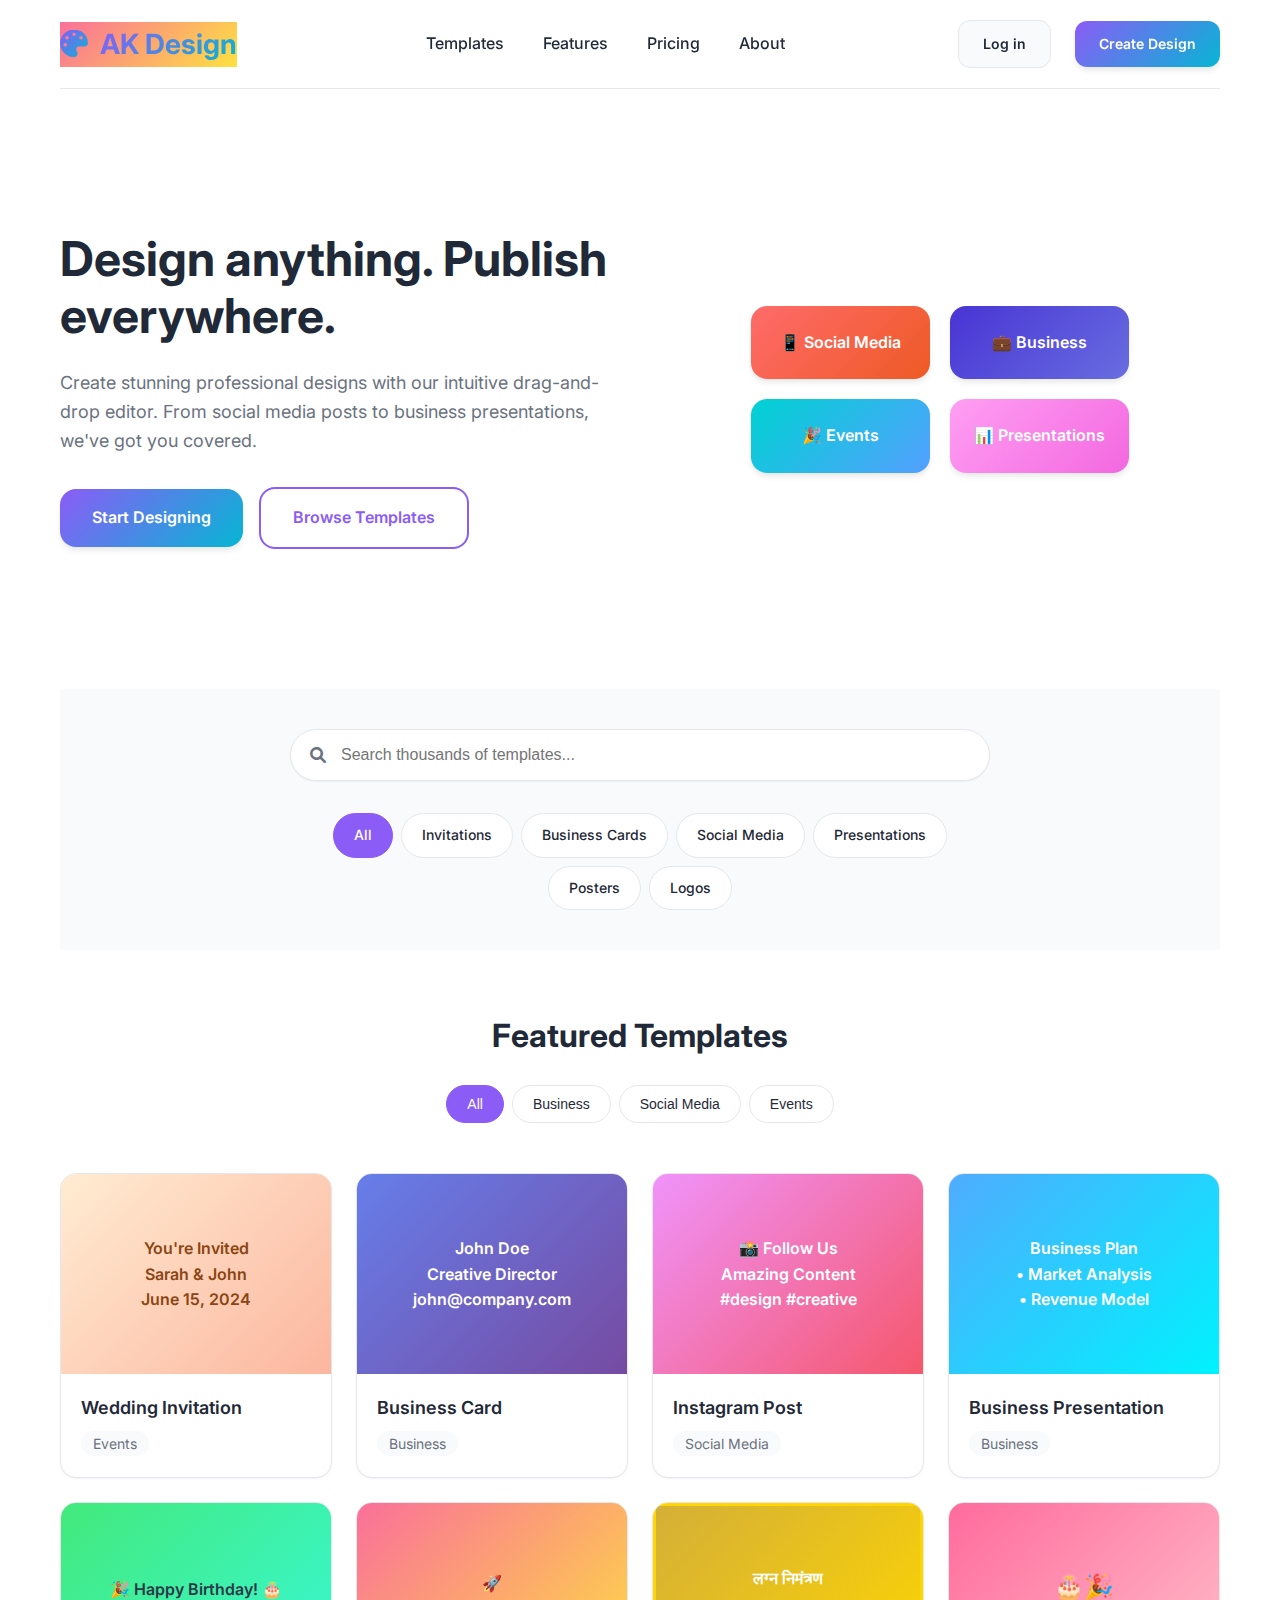
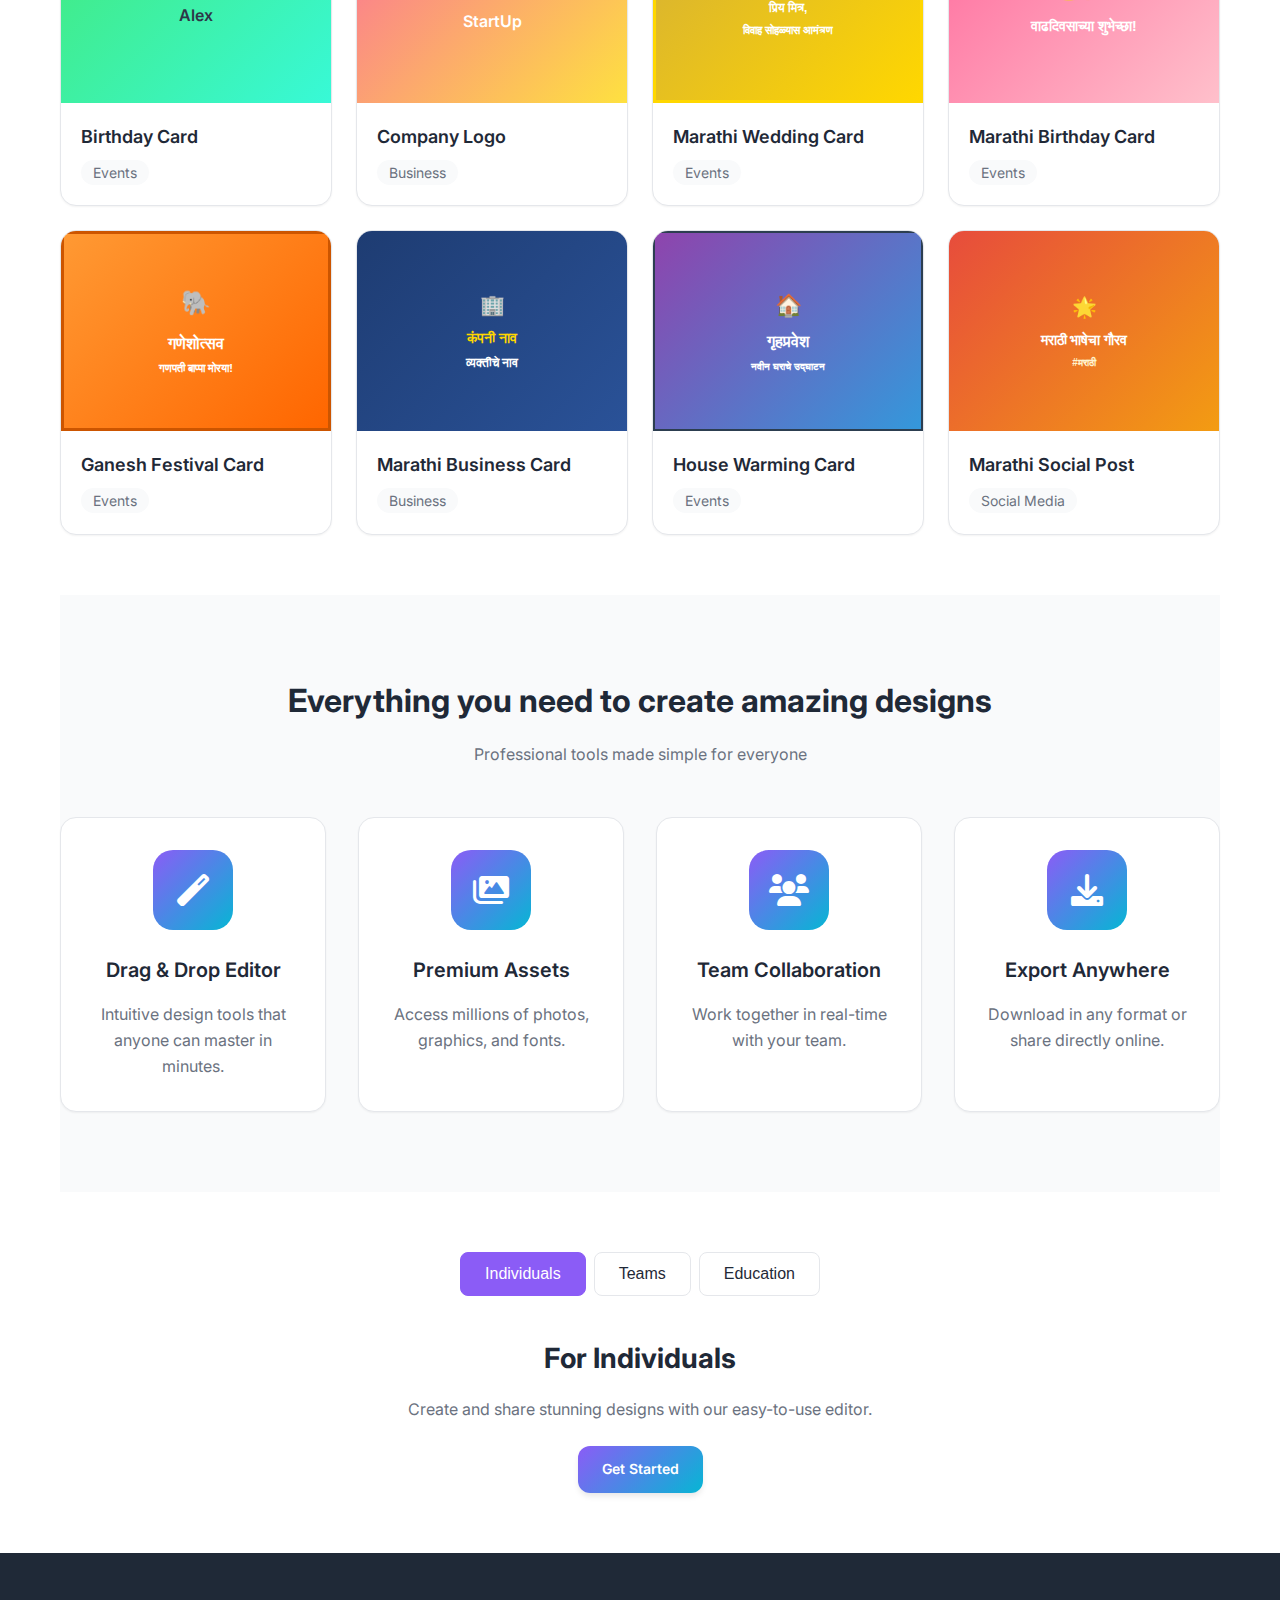
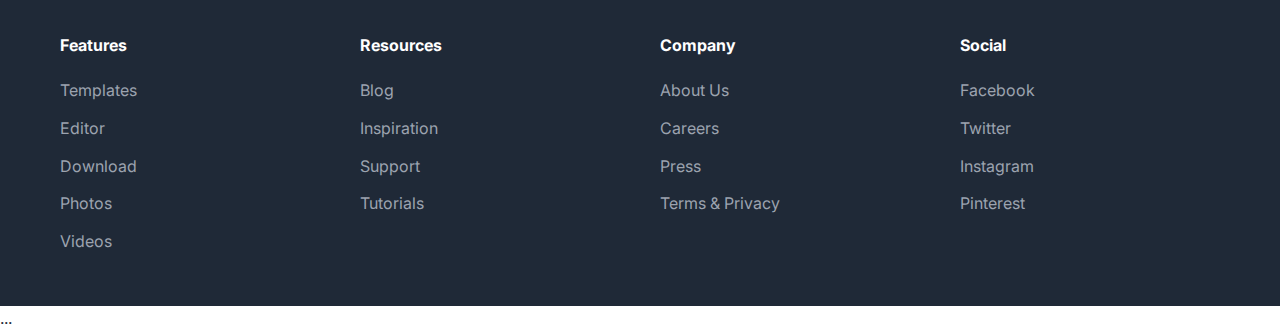
<file: index.html>
<!DOCTYPE html>
<html lang="en">
<head>
    <meta charset="UTF-8">
    <meta name="viewport" content="width=device-width, initial-scale=1.0">
    <title>AK Design - Professional Templates Made Simple</title>
    <link rel="stylesheet" href="index.css">
    <link href="https://fonts.googleapis.com/icon?family=Material+Icons" rel="stylesheet">
    <link href="https://cdnjs.cloudflare.com/ajax/libs/font-awesome/6.0.0/css/all.min.css" rel="stylesheet">
</head>
<body>
    <div class="container">
        <header class="main-header">
            <div class="logo">
                <i class="fas fa-palette"></i>
                <h1>AK Design</h1>
            </div>
            <nav class="main-nav">
                <ul>
                    <li><a href="#templates">Templates</a></li>
                    <li><a href="#features">Features</a></li>
                    <li><a href="#pricing">Pricing</a></li>
                    <li><a href="#about">About</a></li>
                </ul>
            </nav>
            <div class="header-actions">
                <a href="#" class="btn btn-secondary">Log in</a>
                <a href="advanced-editor.html" class="btn btn-primary">Create Design</a>
            </div>
        </header>

        <main>
            <section class="hero-section">
                <div class="hero-content">
                    <h2>Design anything. Publish everywhere.</h2>
                    <p>Create stunning professional designs with our intuitive drag-and-drop editor. From social media posts to business presentations, we've got you covered.</p>
                    <div class="hero-buttons">
                        <a href="advanced-editor.html" class="btn btn-primary btn-large">Start Designing</a>
                        <a href="#templates" class="btn btn-outline btn-large">Browse Templates</a>
                    </div>
                </div>
                <div class="hero-visual">
                    <div class="floating-cards">
                        <div class="card card-1">📱 Social Media</div>
                        <div class="card card-2">💼 Business</div>
                        <div class="card card-3">🎉 Events</div>
                        <div class="card card-4">📊 Presentations</div>
                    </div>
                </div>
            </section>

            <section class="search-section">
                <div class="search-container">
                    <div class="search-bar">
                        <i class="fas fa-search search-icon"></i>
                        <input type="text" placeholder="Search thousands of templates...">
                    </div>
                    <div class="category-pills">
                        <div class="pill active">All</div>
                        <div class="pill">Invitations</div>
                        <div class="pill">Business Cards</div>
                        <div class="pill">Social Media</div>
                        <div class="pill">Presentations</div>
                        <div class="pill">Posters</div>
                        <div class="pill">Logos</div>
                    </div>
                </div>
            </section>

            <section class="templates-section" id="templates">
                <div class="section-header">
                    <h3>Featured Templates</h3>
                    <div class="template-filters">
                        <button class="filter-btn active" data-filter="all">All</button>
                        <button class="filter-btn" data-filter="business">Business</button>
                        <button class="filter-btn" data-filter="social">Social Media</button>
                        <button class="filter-btn" data-filter="events">Events</button>
                    </div>
                </div>
                <div class="template-grid">
                    <div class="template-card" data-category="events">
                        <div class="template-image">
                            <div class="template-preview wedding-invite">
                                <div class="invite-header">You're Invited</div>
                                <div class="invite-names">Sarah & John</div>
                                <div class="invite-date">June 15, 2024</div>
                            </div>
                        </div>
                        <div class="template-info">
                            <h4>Wedding Invitation</h4>
                            <span class="template-category">Events</span>
                        </div>
                    </div>
                    <div class="template-card" data-category="business">
                        <div class="template-image">
                            <div class="template-preview business-card">
                                <div class="card-name">John Doe</div>
                                <div class="card-title">Creative Director</div>
                                <div class="card-contact">john@company.com</div>
                            </div>
                        </div>
                        <div class="template-info">
                            <h4>Business Card</h4>
                            <span class="template-category">Business</span>
                        </div>
                    </div>
                    <div class="template-card" data-category="social">
                        <div class="template-image">
                            <div class="template-preview instagram-post">
                                <div class="post-header">📸 Follow Us</div>
                                <div class="post-content">Amazing Content</div>
                                <div class="post-hashtags">#design #creative</div>
                            </div>
                        </div>
                        <div class="template-info">
                            <h4>Instagram Post</h4>
                            <span class="template-category">Social Media</span>
                        </div>
                    </div>
                    <div class="template-card" data-category="business">
                        <div class="template-image">
                            <div class="template-preview presentation">
                                <div class="slide-title">Business Plan</div>
                                <div class="slide-content">
                                    <div class="chart"></div>
                                    <div class="bullet-points">
                                        <div class="bullet">• Market Analysis</div>
                                        <div class="bullet">• Revenue Model</div>
                                    </div>
                                </div>
                            </div>
                        </div>
                        <div class="template-info">
                            <h4>Business Presentation</h4>
                            <span class="template-category">Business</span>
                        </div>
                    </div>
                    <div class="template-card" data-category="events">
                        <div class="template-image">
                            <div class="template-preview birthday-card">
                                <div class="birthday-text">🎉 Happy Birthday! 🎂</div>
                                <div class="birthday-name">Alex</div>
                            </div>
                        </div>
                        <div class="template-info">
                            <h4>Birthday Card</h4>
                            <span class="template-category">Events</span>
                        </div>
                    </div>
                    <div class="template-card" data-category="business">
                        <div class="template-image">
                            <div class="template-preview logo">
                                <div class="logo-icon">🚀</div>
                                <div class="logo-text">StartUp</div>
                            </div>
                        </div>
                        <div class="template-info">
                            <h4>Company Logo</h4>
                            <span class="template-category">Business</span>
                        </div>
                    </div>
                    <div class="template-card" data-category="events" onclick="openTemplate('marathi-wedding')">
                        <div class="template-image">
                            <div class="template-preview marathi-wedding">
                                <div class="marathi-heading">लग्न निमंत्रण</div>
                                <div class="marathi-text">प्रिय मित्र,</div>
                                <div class="marathi-invite">विवाह सोहळ्यास आमंत्रण</div>
                            </div>
                        </div>
                        <div class="template-info">
                            <h4>Marathi Wedding Card</h4>
                            <span class="template-category">Events</span>
                        </div>
                    </div>
                    <div class="template-card" data-category="events" onclick="openTemplate('marathi-birthday')">
                        <div class="template-image">
                            <div class="template-preview marathi-birthday">
                                <div class="birthday-emoji">🎂🎉</div>
                                <div class="marathi-birthday-text">वाढदिवसाच्या शुभेच्छा!</div>
                            </div>
                        </div>
                        <div class="template-info">
                            <h4>Marathi Birthday Card</h4>
                            <span class="template-category">Events</span>
                        </div>
                    </div>
                    <div class="template-card" data-category="events" onclick="openTemplate('marathi-festival')">
                        <div class="template-image">
                            <div class="template-preview marathi-festival">
                                <div class="festival-icon">🐘</div>
                                <div class="festival-text">गणेशोत्सव</div>
                                <div class="festival-sub">गणपती बाप्पा मोरया!</div>
                            </div>
                        </div>
                        <div class="template-info">
                            <h4>Ganesh Festival Card</h4>
                            <span class="template-category">Events</span>
                        </div>
                    </div>
                    <div class="template-card" data-category="business" onclick="openTemplate('marathi-business')">
                        <div class="template-image">
                            <div class="template-preview marathi-business-card">
                                <div class="business-icon">🏢</div>
                                <div class="business-name">कंपनी नाव</div>
                                <div class="business-person">व्यक्तीचे नाव</div>
                            </div>
                        </div>
                        <div class="template-info">
                            <h4>Marathi Business Card</h4>
                            <span class="template-category">Business</span>
                        </div>
                    </div>
                    <div class="template-card" data-category="events" onclick="openTemplate('marathi-invitation')">
                        <div class="template-image">
                            <div class="template-preview marathi-house">
                                <div class="house-icon">🏠</div>
                                <div class="house-text">गृहप्रवेश</div>
                                <div class="house-sub">नवीन घराचे उद्घाटन</div>
                            </div>
                        </div>
                        <div class="template-info">
                            <h4>House Warming Card</h4>
                            <span class="template-category">Events</span>
                        </div>
                    </div>
                    <div class="template-card" data-category="social" onclick="openTemplate('marathi-social')">
                        <div class="template-image">
                            <div class="template-preview marathi-social-post">
                                <div class="social-emoji">🌟</div>
                                <div class="social-text">मराठी भाषेचा गौरव</div>
                                <div class="social-hashtag">#मराठी</div>
                            </div>
                        </div>
                        <div class="template-info">
                            <h4>Marathi Social Post</h4>
                            <span class="template-category">Social Media</span>
                        </div>
                    </div>
                </div>
            </section>

            <section class="features-section" id="features">
                <div class="section-header">
                    <h3>Everything you need to create amazing designs</h3>
                    <p>Professional tools made simple for everyone</p>
                </div>
                <div class="features-grid">
                    <div class="feature-card">
                        <div class="feature-icon">
                            <i class="fas fa-magic"></i>
                        </div>
                        <h4>Drag & Drop Editor</h4>
                        <p>Intuitive design tools that anyone can master in minutes.</p>
                    </div>
                    <div class="feature-card">
                        <div class="feature-icon">
                            <i class="fas fa-images"></i>
                        </div>
                        <h4>Premium Assets</h4>
                        <p>Access millions of photos, graphics, and fonts.</p>
                    </div>
                    <div class="feature-card">
                        <div class="feature-icon">
                            <i class="fas fa-users"></i>
                        </div>
                        <h4>Team Collaboration</h4>
                        <p>Work together in real-time with your team.</p>
                    </div>
                    <div class="feature-card">
                        <div class="feature-icon">
                            <i class="fas fa-download"></i>
                        </div>
                        <h4>Export Anywhere</h4>
                        <p>Download in any format or share directly online.</p>
                    </div>
                </div>
            </section>

            <section class="for-section">
                <div class="tabs">
                    <button class="tab-btn active" data-tab="individuals">Individuals</button>
                    <button class="tab-btn" data-tab="teams">Teams</button>
                    <button class="tab-btn" data-tab="education">Education</button>
                </div>
                <div class="tab-content active" id="individuals">
                    <h3>For Individuals</h3>
                    <p>Create and share stunning designs with our easy-to-use editor.</p>
                    <a href="#" class="btn btn-primary">Get Started</a>
                </div>
                <div class="tab-content" id="teams">
                    <h3>For Teams</h3>
                    <p>Collaborate with your team and manage your brand with our powerful tools.</p>
                    <a href="#" class="btn btn-primary">Learn More</a>
                </div>
                <div class="tab-content" id="education">
                    <h3>For Education</h3>
                    <p>Bring your classroom to life with engaging and interactive learning materials.</p>
                    <a href="#" class="btn btn-primary">Explore Education</a>
                </div>
            </section>
        </main>
    </div>

    <footer class="main-footer">
        <div class="container">
            <div class="footer-grid">
                <div class="footer-column">
                    <h4>Features</h4>
                    <ul>
                        <li><a href="#">Templates</a></li>
                        <li><a href="#">Editor</a></li>
                        <li><a href="#">Download</a></li>
                        <li><a href="#">Photos</a></li>
                        <li><a href="#">Videos</a></li>
                    </ul>
                </div>
                <div class="footer-column">
                    <h4>Resources</h4>
                    <ul>
                        <li><a href="#">Blog</a></li>
                        <li><a href="#">Inspiration</a></li>
                        <li><a href="#">Support</a></li>
                        <li><a href="#">Tutorials</a></li>
                    </ul>
                </div>
                <div class="footer-column">
                    <h4>Company</h4>
                    <ul>
                        <li><a href="#">About Us</a></li>
                        <li><a href="#">Careers</a></li>
                        <li><a href="#">Press</a></li>
                        <li><a href="#">Terms & Privacy</a></li>
                    </ul>
                </div>
                <div class="footer-column">
                    <h4>Social</h4>
                    <ul>
                        <li><a href="#">Facebook</a></li>
                        <li><a href="#">Twitter</a></li>
                        <li><a href="#">Instagram</a></li>
                        <li><a href="#">Pinterest</a></li>
                    </ul>
                </div>
            </div>
        </div>
    </footer>
...
<script>
    // Template filtering
    const filterBtns = document.querySelectorAll('.filter-btn');
    const templateCards = document.querySelectorAll('.template-card');

    filterBtns.forEach(btn => {
        btn.addEventListener('click', () => {
            filterBtns.forEach(b => b.classList.remove('active'));
            btn.classList.add('active');

            const filter = btn.dataset.filter;
            
            templateCards.forEach(card => {
                if (filter === 'all' || card.dataset.category === filter) {
                    card.style.display = 'block';
                } else {
                    card.style.display = 'none';
                }
            });
        });
    });

    // Smooth scrolling
    document.querySelectorAll('a[href^="#"]').forEach(anchor => {
        anchor.addEventListener('click', function (e) {
            e.preventDefault();
            const href = this.getAttribute('href');
            if (href && href !== '#') {
                const target = document.querySelector(href);
                if (target) {
                    target.scrollIntoView({
                        behavior: 'smooth',
                        block: 'start'
                    });
                }
            }
        });
    });

    // Tab functionality
    const tabs = document.querySelectorAll('.tab-btn');
    const tabContents = document.querySelectorAll('.tab-content');

    tabs.forEach(tab => {
        tab.addEventListener('click', () => {
            tabs.forEach(t => t.classList.remove('active'));
            tab.classList.add('active');

            tabContents.forEach(content => {
                content.classList.remove('active');
            });

            const targetContent = document.getElementById(tab.dataset.tab);
            if (targetContent) {
                targetContent.classList.add('active');
            }
        });
    });

    // Template opening function
    function openTemplate(templateName) {
        window.open(`templates/${templateName}.html`, '_blank');
    }
</script>
    </div>
</body>
</html>
</file>
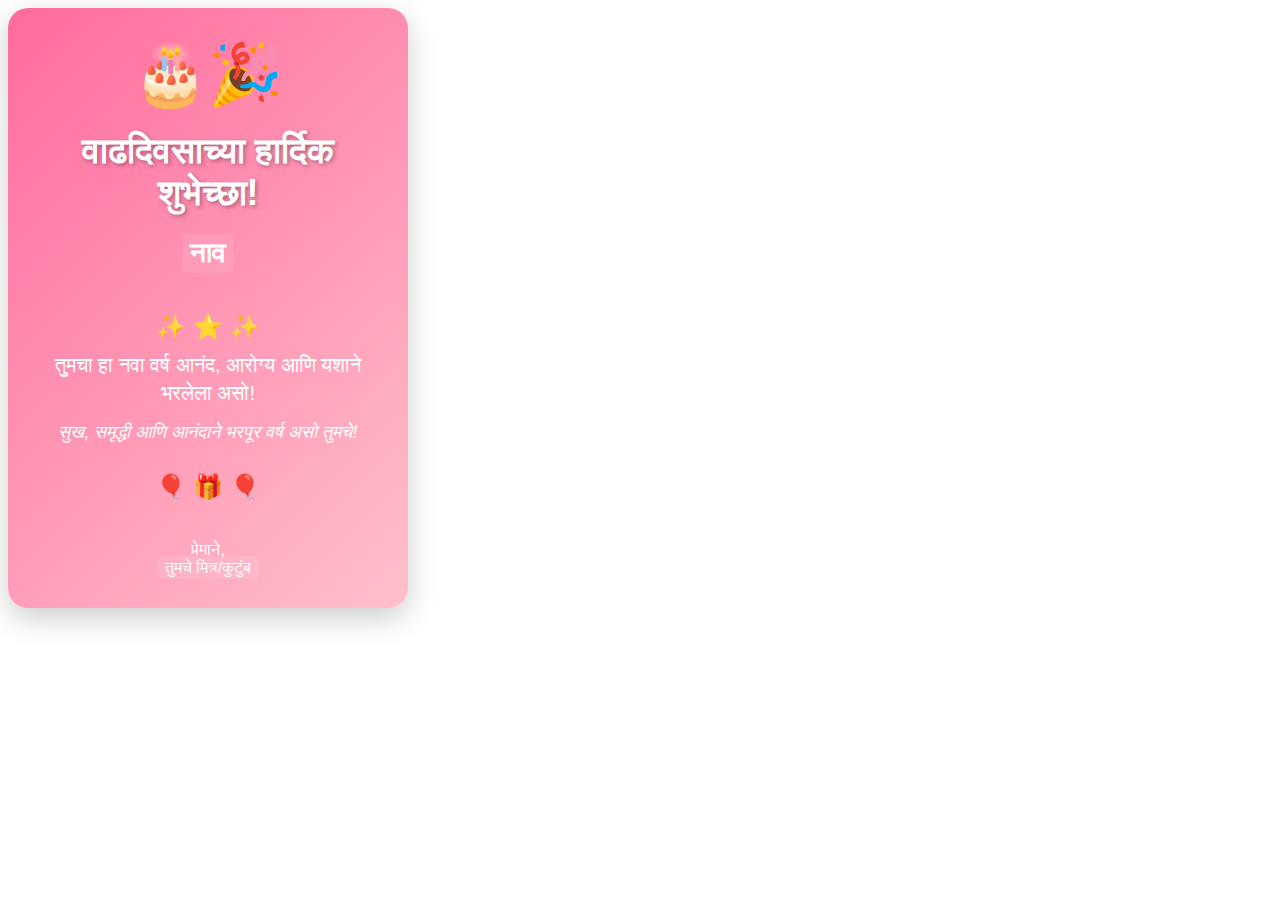
<file: templates/marathi-birthday.html>
<!DOCTYPE html>
<html lang="mr">
<head>
    <meta charset="UTF-8">
    <meta name="viewport" content="width=device-width, initial-scale=1.0">
    <title>मराठी वाढदिवस शुभेच्छा</title>
    <style>
        .template-container {
            width: 400px;
            height: 600px;
            background: linear-gradient(135deg, #ff6b9d, #ffc0cb);
            display: flex;
            flex-direction: column;
            justify-content: center;
            align-items: center;
            text-align: center;
            color: white;
            font-family: 'Noto Sans Devanagari', Arial, sans-serif;
            padding: 30px;
            box-sizing: border-box;
            border-radius: 20px;
            box-shadow: 0 10px 30px rgba(0,0,0,0.2);
        }
        .birthday-icon { font-size: 60px; margin-bottom: 20px; }
        .main-heading { font-size: 36px; font-weight: bold; margin-bottom: 20px; text-shadow: 2px 2px 4px rgba(0,0,0,0.3); }
        .name { font-size: 28px; font-weight: bold; margin-bottom: 30px; background: rgba(255,255,255,0.2); padding: 10px 20px; border-radius: 15px; }
        .message { font-size: 20px; margin-bottom: 15px; line-height: 1.4; }
        .wishes { font-size: 18px; margin-bottom: 20px; font-style: italic; }
        .from { font-size: 16px; margin-top: 30px; }
        .editable { background: rgba(255,255,255,0.1); padding: 3px 8px; border-radius: 5px; cursor: text; }
        .decorative { font-size: 24px; margin: 10px 0; }
    </style>
</head>
<body>
    <div class="template-container">
        <div class="birthday-icon">🎂🎉</div>
        <div class="main-heading">वाढदिवसाच्या हार्दिक शुभेच्छा!</div>
        <div class="name editable" contenteditable="true">नाव</div>
        <div class="decorative">✨ ⭐ ✨</div>
        <div class="message">तुमचा हा नवा वर्ष आनंद, आरोग्य आणि यशाने भरलेला असो!</div>
        <div class="wishes">सुख, समृद्धी आणि आनंदाने भरपूर वर्ष असो तुमचे!</div>
        <div class="decorative">🎈 🎁 🎈</div>
        <div class="from">प्रेमाने,<br><span class="editable" contenteditable="true">तुमचे मित्र/कुटुंब</span></div>
    </div>
</body>
</html>
</file>
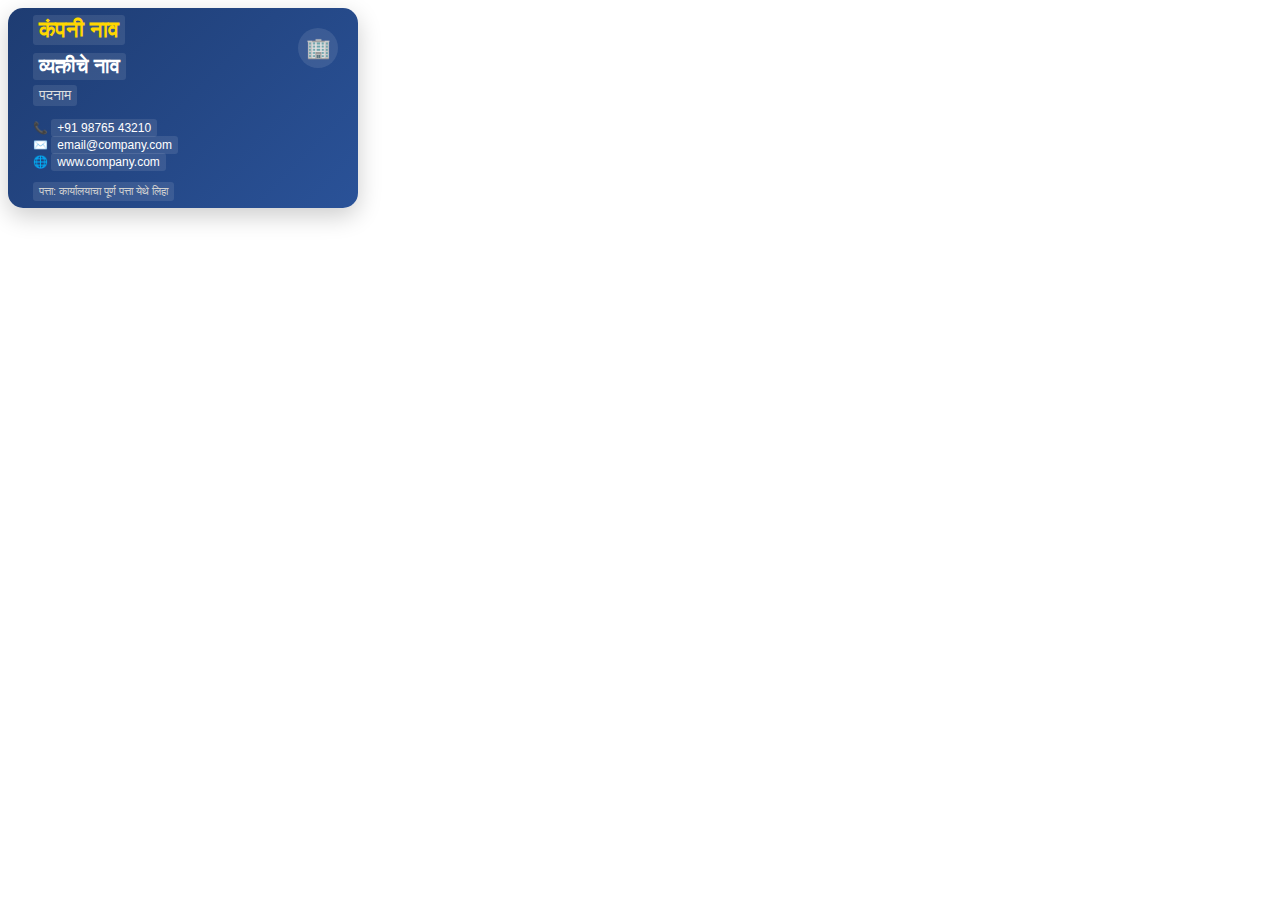
<file: templates/marathi-business.html>
<!DOCTYPE html>
<html lang="mr">
<head>
    <meta charset="UTF-8">
    <meta name="viewport" content="width=device-width, initial-scale=1.0">
    <title>मराठी व्यवसाय कार्ड</title>
    <style>
        .template-container {
            width: 350px;
            height: 200px;
            background: linear-gradient(135deg, #1e3c72, #2a5298);
            border-radius: 15px;
            display: flex;
            flex-direction: column;
            justify-content: center;
            align-items: flex-start;
            color: white;
            font-family: 'Noto Sans Devanagari', Arial, sans-serif;
            padding: 25px;
            box-sizing: border-box;
            position: relative;
            box-shadow: 0 8px 25px rgba(0,0,0,0.2);
        }
        .company-name { font-size: 22px; font-weight: bold; margin-bottom: 8px; color: #ffd700; }
        .person-name { font-size: 20px; font-weight: bold; margin-bottom: 5px; }
        .designation { font-size: 14px; margin-bottom: 15px; color: #e0e0e0; }
        .contact-info { font-size: 12px; margin-bottom: 3px; }
        .address { font-size: 11px; color: #d0d0d0; margin-top: 10px; line-height: 1.3; }
        .editable { background: rgba(255,255,255,0.1); padding: 2px 6px; border-radius: 3px; cursor: text; }
        .logo-area { position: absolute; top: 20px; right: 20px; width: 40px; height: 40px; background: rgba(255,255,255,0.1); border-radius: 50%; display: flex; align-items: center; justify-content: center; font-size: 20px; }
    </style>
</head>
<body>
    <div class="template-container">
        <div class="logo-area">🏢</div>
        <div class="company-name editable" contenteditable="true">कंपनी नाव</div>
        <div class="person-name editable" contenteditable="true">व्यक्तीचे नाव</div>
        <div class="designation editable" contenteditable="true">पदनाम</div>
        <div class="contact-info">📞 <span class="editable" contenteditable="true">+91 98765 43210</span></div>
        <div class="contact-info">✉️ <span class="editable" contenteditable="true">email@company.com</span></div>
        <div class="contact-info">🌐 <span class="editable" contenteditable="true">www.company.com</span></div>
        <div class="address editable" contenteditable="true">पत्ता: कार्यालयाचा पूर्ण पत्ता येथे लिहा</div>
    </div>
</body>
</html>
</file>
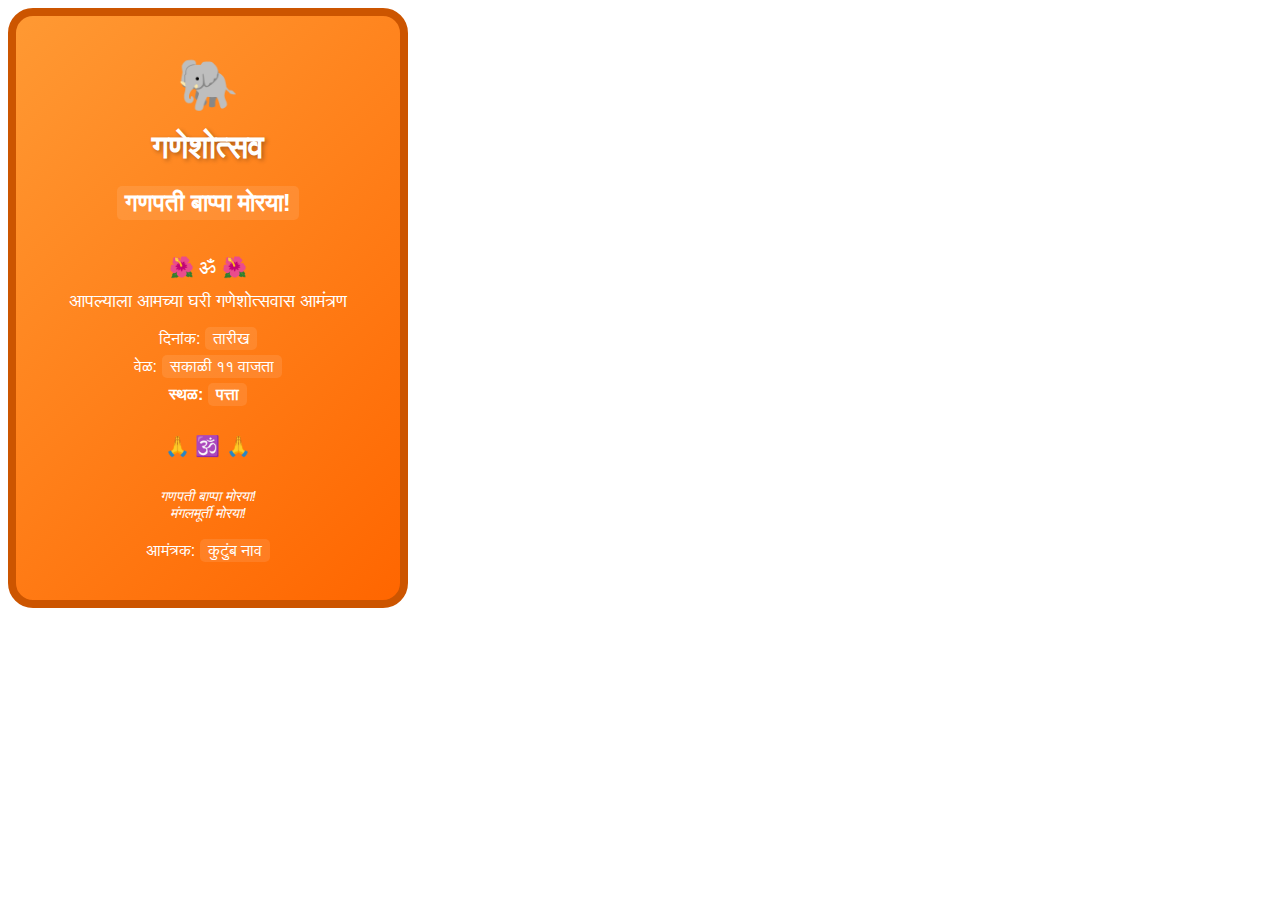
<file: templates/marathi-festival.html>
<!DOCTYPE html>
<html lang="mr">
<head>
    <meta charset="UTF-8">
    <meta name="viewport" content="width=device-width, initial-scale=1.0">
    <title>गणेशोत्सव निमंत्रण</title>
    <style>
        .template-container {
            width: 400px;
            height: 600px;
            background: linear-gradient(135deg, #ff9933, #ff6600);
            border: 8px solid #cc5500;
            border-radius: 25px;
            display: flex;
            flex-direction: column;
            justify-content: center;
            align-items: center;
            text-align: center;
            color: white;
            font-family: 'Noto Sans Devanagari', Arial, sans-serif;
            padding: 30px;
            box-sizing: border-box;
            position: relative;
        }
        .ganesh-icon { font-size: 50px; margin-bottom: 15px; }
        .main-heading { font-size: 32px; font-weight: bold; margin-bottom: 20px; text-shadow: 2px 2px 4px rgba(0,0,0,0.3); }
        .festival-name { font-size: 24px; font-weight: bold; margin-bottom: 25px; background: rgba(255,255,255,0.2); padding: 10px 20px; border-radius: 15px; }
        .invitation-text { font-size: 18px; margin-bottom: 15px; line-height: 1.4; }
        .details { font-size: 16px; margin-bottom: 10px; }
        .venue-info { font-size: 16px; margin-bottom: 20px; font-weight: bold; }
        .blessing { font-size: 14px; font-style: italic; margin-top: 20px; }
        .editable { background: rgba(255,255,255,0.1); padding: 3px 8px; border-radius: 5px; cursor: text; }
        .decorative { font-size: 20px; margin: 10px 0; }
    </style>
</head>
<body>
    <div class="template-container">
        <div class="ganesh-icon">🐘</div>
        <div class="main-heading">गणेशोत्सव</div>
        <div class="festival-name editable" contenteditable="true">गणपती बाप्पा मोरया!</div>
        <div class="decorative">🌺 ॐ 🌺</div>
        <div class="invitation-text">आपल्याला आमच्या घरी गणेशोत्सवास आमंत्रण</div>
        <div class="details">दिनांक: <span class="editable" contenteditable="true">तारीख</span></div>
        <div class="details">वेळ: <span class="editable" contenteditable="true">सकाळी ११ वाजता</span></div>
        <div class="venue-info">स्थळ: <span class="editable" contenteditable="true">पत्ता</span></div>
        <div class="decorative">🙏 🕉️ 🙏</div>
        <div class="blessing">गणपती बाप्पा मोरया!<br>मंगलमूर्ती मोरया!</div>
        <div style="margin-top: 20px;">आमंत्रक: <span class="editable" contenteditable="true">कुटुंब नाव</span></div>
    </div>
</body>
</html>
</file>
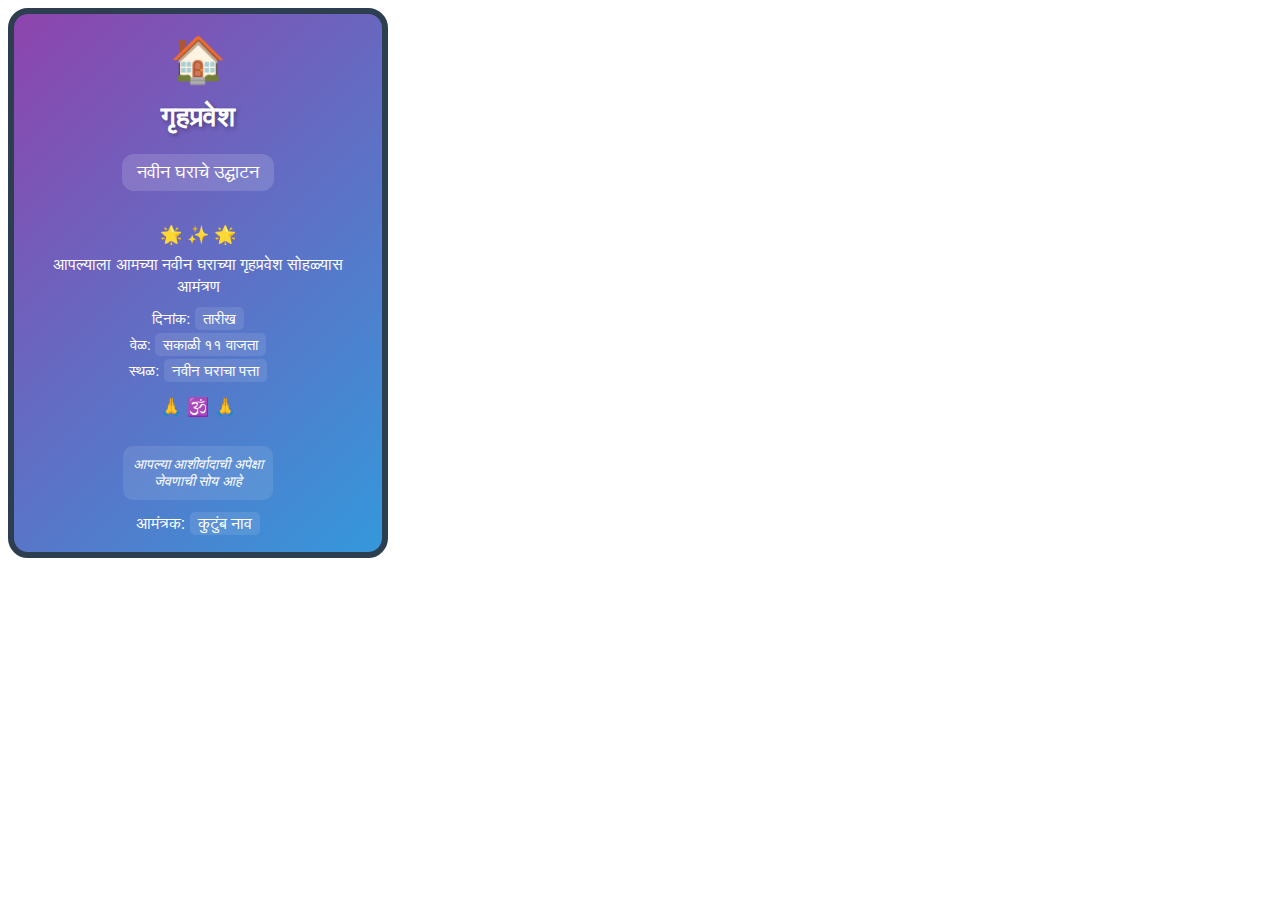
<file: templates/marathi-invitation.html>
<!DOCTYPE html>
<html lang="mr">
<head>
    <meta charset="UTF-8">
    <meta name="viewport" content="width=device-width, initial-scale=1.0">
    <title>गृहप्रवेश निमंत्रण</title>
    <style>
        .template-container {
            width: 380px;
            height: 550px;
            background: linear-gradient(135deg, #8e44ad, #3498db);
            border: 6px solid #2c3e50;
            border-radius: 20px;
            display: flex;
            flex-direction: column;
            justify-content: center;
            align-items: center;
            text-align: center;
            color: white;
            font-family: 'Noto Sans Devanagari', Arial, sans-serif;
            padding: 25px;
            box-sizing: border-box;
            position: relative;
        }
        .house-icon { font-size: 45px; margin-bottom: 15px; }
        .main-heading { font-size: 28px; font-weight: bold; margin-bottom: 20px; text-shadow: 2px 2px 4px rgba(0,0,0,0.3); }
        .sub-heading { font-size: 18px; margin-bottom: 25px; background: rgba(255,255,255,0.15); padding: 8px 15px; border-radius: 12px; }
        .invitation-text { font-size: 16px; margin-bottom: 12px; line-height: 1.4; }
        .details { font-size: 15px; margin-bottom: 8px; }
        .special-note { font-size: 14px; margin-top: 20px; font-style: italic; background: rgba(255,255,255,0.1); padding: 10px; border-radius: 10px; }
        .editable { background: rgba(255,255,255,0.1); padding: 3px 8px; border-radius: 5px; cursor: text; }
        .decorative { font-size: 18px; margin: 8px 0; }
    </style>
</head>
<body>
    <div class="template-container">
        <div class="house-icon">🏠</div>
        <div class="main-heading">गृहप्रवेश</div>
        <div class="sub-heading">नवीन घराचे उद्घाटन</div>
        <div class="decorative">🌟 ✨ 🌟</div>
        <div class="invitation-text">आपल्याला आमच्या नवीन घराच्या गृहप्रवेश सोहळ्यास आमंत्रण</div>
        <div class="details">दिनांक: <span class="editable" contenteditable="true">तारीख</span></div>
        <div class="details">वेळ: <span class="editable" contenteditable="true">सकाळी ११ वाजता</span></div>
        <div class="details">स्थळ: <span class="editable" contenteditable="true">नवीन घराचा पत्ता</span></div>
        <div class="decorative">🙏 🕉️ 🙏</div>
        <div class="special-note">आपल्या आशीर्वादाची अपेक्षा<br>जेवणाची सोय आहे</div>
        <div style="margin-top: 15px;">आमंत्रक: <span class="editable" contenteditable="true">कुटुंब नाव</span></div>
    </div>
</body>
</html>
</file>
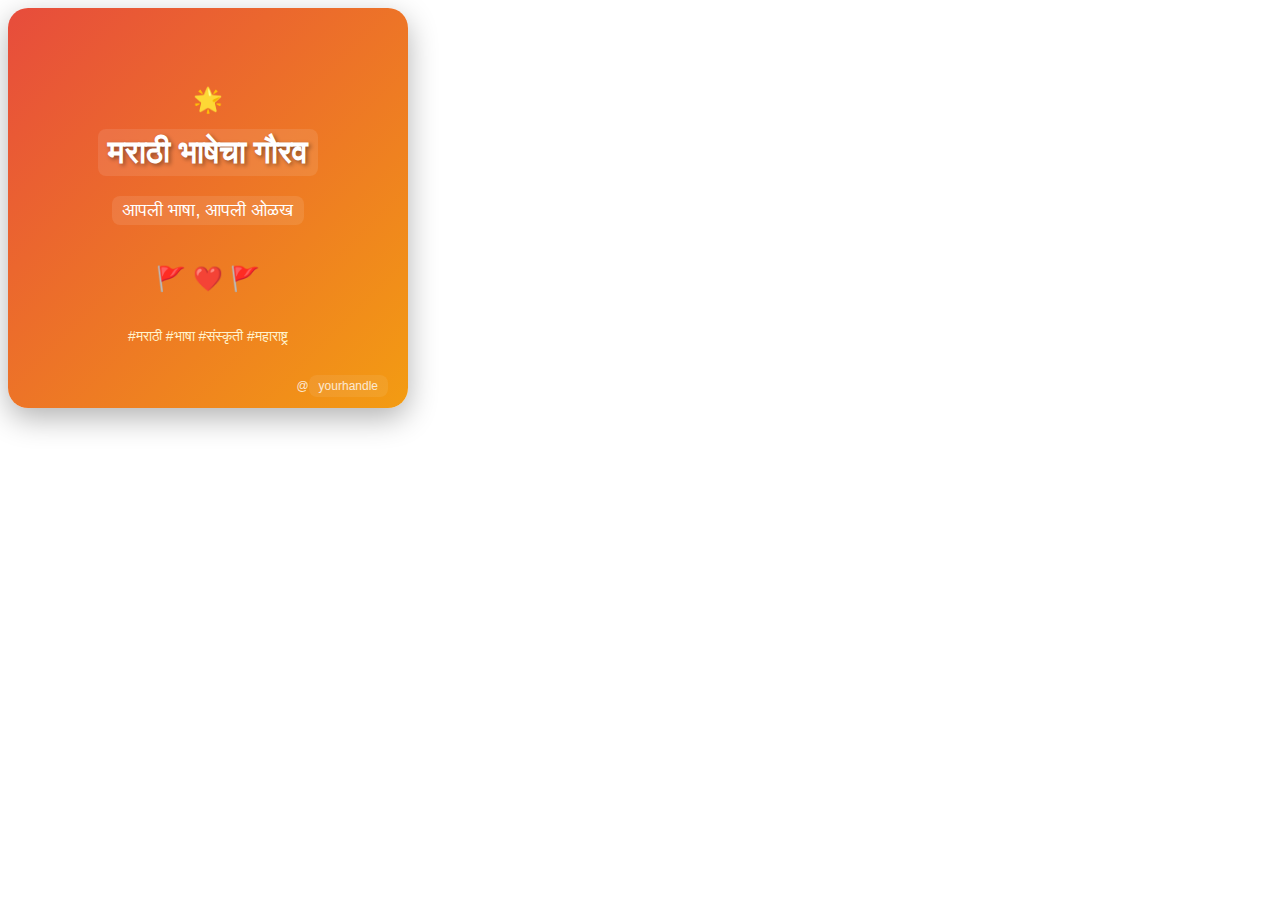
<file: templates/marathi-social.html>
<!DOCTYPE html>
<html lang="mr">
<head>
    <meta charset="UTF-8">
    <meta name="viewport" content="width=device-width, initial-scale=1.0">
    <title>मराठी सोशल मीडिया पोस्ट</title>
    <style>
        .template-container {
            width: 400px;
            height: 400px;
            background: linear-gradient(135deg, #e74c3c, #f39c12);
            border-radius: 20px;
            display: flex;
            flex-direction: column;
            justify-content: center;
            align-items: center;
            text-align: center;
            color: white;
            font-family: 'Noto Sans Devanagari', Arial, sans-serif;
            padding: 30px;
            box-sizing: border-box;
            position: relative;
            box-shadow: 0 10px 30px rgba(0,0,0,0.3);
        }
        .main-text { font-size: 32px; font-weight: bold; margin-bottom: 20px; text-shadow: 2px 2px 4px rgba(0,0,0,0.4); line-height: 1.2; }
        .sub-text { font-size: 18px; margin-bottom: 25px; background: rgba(255,255,255,0.2); padding: 10px 20px; border-radius: 15px; }
        .hashtags { font-size: 14px; color: #fff3cd; margin-top: 20px; }
        .emoji-decoration { font-size: 24px; margin: 15px 0; }
        .editable { background: rgba(255,255,255,0.1); padding: 4px 10px; border-radius: 8px; cursor: text; }
        .brand-name { position: absolute; bottom: 15px; right: 20px; font-size: 12px; opacity: 0.8; }
    </style>
</head>
<body>
    <div class="template-container">
        <div class="emoji-decoration">🌟</div>
        <div class="main-text editable" contenteditable="true">मराठी भाषेचा गौरव</div>
        <div class="sub-text editable" contenteditable="true">आपली भाषा, आपली ओळख</div>
        <div class="emoji-decoration">🚩 ❤️ 🚩</div>
        <div class="hashtags">#मराठी #भाषा #संस्कृती #महाराष्ट्र</div>
        <div class="brand-name">@<span class="editable" contenteditable="true">yourhandle</span></div>
    </div>
</body>
</html>
</file>
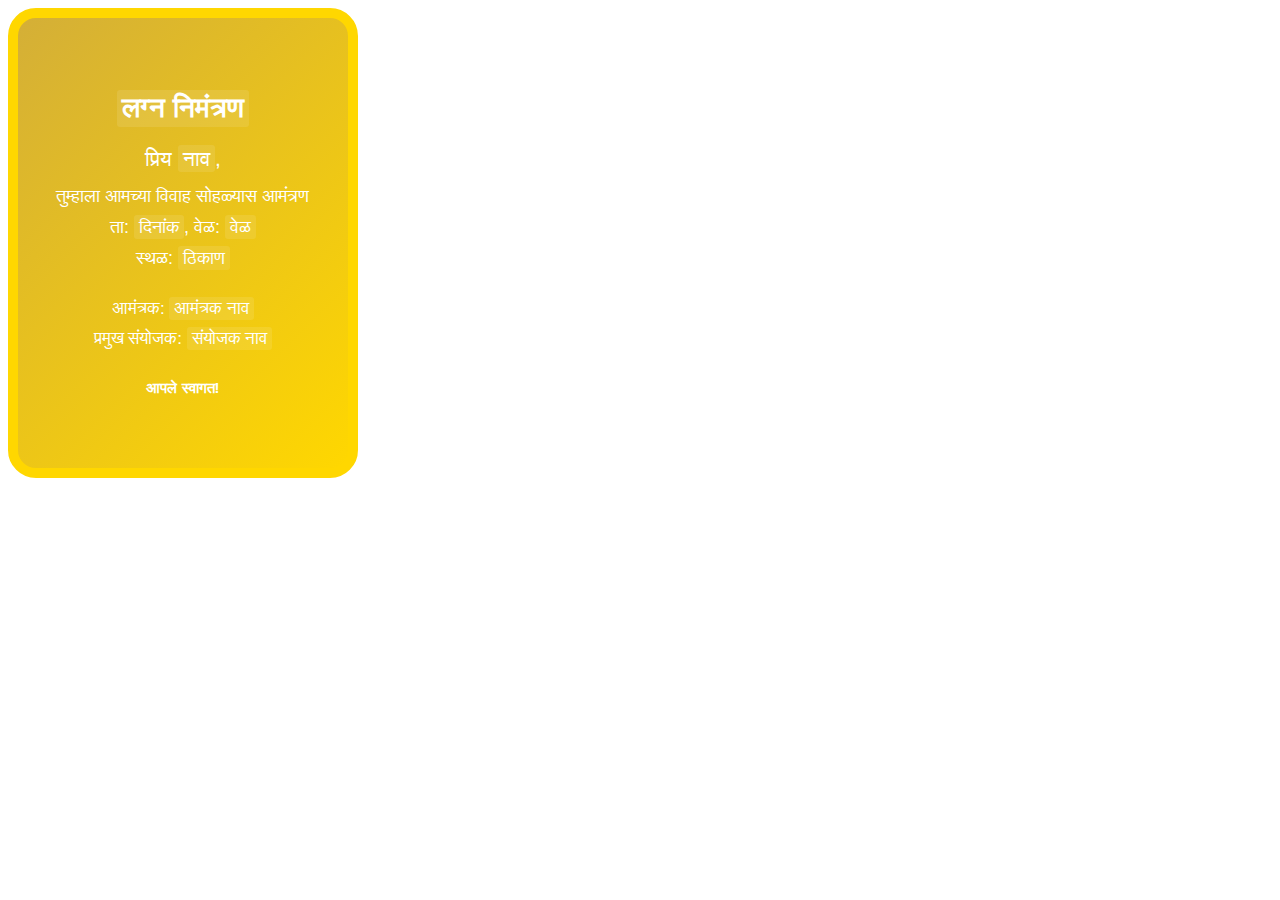
<file: templates/marathi-wedding.html>
<!DOCTYPE html>
<html lang="mr">
<head>
    <meta charset="UTF-8">
    <meta name="viewport" content="width=device-width, initial-scale=1.0">
    <title>मराठी विवाह निमंत्रण</title>
    <style>
        .template-container {
            width: 350px;
            height: 470px;
            background: linear-gradient(135deg, #d4af37, #ffd700);
            border: 10px solid gold;
            border-radius: 28px;
            display: flex;
            flex-direction: column;
            justify-content: center;
            align-items: center;
            text-align: center;
            color: white;
            font-family: 'Noto Sans Devanagari', Arial, sans-serif;
            padding: 20px;
            box-sizing: border-box;
        }
        .heading { font-size: 28px; font-weight: bold; margin-bottom: 20px; }
        .greeting { font-size: 21px; margin-bottom: 15px; }
        .invitation-text { font-size: 18px; margin-bottom: 10px; }
        .details { font-size: 18px; margin-bottom: 10px; }
        .venue { font-size: 18px; margin-bottom: 30px; }
        .invitor { font-size: 17px; margin-bottom: 10px; }
        .coordinator { font-size: 17px; margin-bottom: 30px; }
        .welcome { font-size: 15px; font-weight: bold; }
        .editable { background: rgba(255,255,255,0.1); padding: 2px 5px; border-radius: 3px; cursor: text; }
    </style>
</head>
<body>
    <div class="template-container">
        <div class="heading editable" contenteditable="true">लग्न निमंत्रण</div>
        <div class="greeting">प्रिय <span class="editable" contenteditable="true">नाव</span>,</div>
        <div class="invitation-text">तुम्हाला आमच्या विवाह सोहळ्यास आमंत्रण</div>
        <div class="details">ता: <span class="editable" contenteditable="true">दिनांक</span>, वेळ: <span class="editable" contenteditable="true">वेळ</span></div>
        <div class="venue">स्थळ: <span class="editable" contenteditable="true">ठिकाण</span></div>
        <div class="invitor">आमंत्रक: <span class="editable" contenteditable="true">आमंत्रक नाव</span></div>
        <div class="coordinator">प्रमुख संयोजक: <span class="editable" contenteditable="true">संयोजक नाव</span></div>
        <div class="welcome">आपले स्वागत!</div>
    </div>
</body>
</html>
</file>
<file: index.css>
@import url('https://fonts.googleapis.com/css2?family=Inter:wght@300;400;500;600;700&display=swap');

:root {
    --primary-color: #8b5cf6;
    --primary-dark: #7c3aed;
    --secondary-color: #06b6d4;
    --accent-color: #f59e0b;
    --text-color: #1f2937;
    --text-light: #6b7280;
    --bg-color: #ffffff;
    --bg-light: #f9fafb;
    --border-color: #e5e7eb;
    --success-color: #10b981;
    --gradient-1: linear-gradient(135deg, #8b5cf6 0%, #06b6d4 100%);
    --gradient-2: linear-gradient(135deg, #f59e0b 0%, #ef4444 100%);
    --shadow-sm: 0 1px 2px 0 rgb(0 0 0 / 0.05);
    --shadow-md: 0 4px 6px -1px rgb(0 0 0 / 0.1);
    --shadow-lg: 0 10px 15px -3px rgb(0 0 0 / 0.1);
    --shadow-xl: 0 20px 25px -5px rgb(0 0 0 / 0.1);
}

* {
    margin: 0;
    padding: 0;
    box-sizing: border-box;
}

body {
    font-family: 'Inter', -apple-system, BlinkMacSystemFont, sans-serif;
    background-color: var(--bg-color);
    color: var(--text-color);
    line-height: 1.6;
    overflow-x: hidden;
}

.container {
    max-width: 1200px;
    margin: 0 auto;
    padding: 0 20px;
}

/* Header */
.main-header {
    display: flex;
    justify-content: space-between;
    align-items: center;
    padding: 20px 0;
    background: rgba(255, 255, 255, 0.95);
    backdrop-filter: blur(10px);
    position: sticky;
    top: 0;
    z-index: 100;
    border-bottom: 1px solid var(--border-color);
}

.logo {
    display: flex;
    align-items: center;
    gap: 12px;
}

.logo i {
    font-size: 28px;
    background: var(--gradient-1);
    -webkit-background-clip: text;
    -webkit-text-fill-color: transparent;
    background-clip: text;
}

.logo h1 {
    font-size: 28px;
    font-weight: 700;
    background: var(--gradient-1);
    -webkit-background-clip: text;
    -webkit-text-fill-color: transparent;
    background-clip: text;
}

.main-nav ul {
    margin: 0;
    padding: 0;
    list-style: none;
}

.main-nav li {
    display: inline-block;
    margin-left: 35px;
}

.main-nav a {
    text-decoration: none;
    color: var(--text-color);
    font-weight: 500;
    font-size: 16px;
}

.header-actions .btn {
    margin-left: 20px;
}

.btn {
    display: inline-flex;
    align-items: center;
    gap: 8px;
    padding: 12px 24px;
    border-radius: 12px;
    text-decoration: none;
    font-weight: 600;
    font-size: 14px;
    transition: all 0.3s ease;
    border: none;
    cursor: pointer;
    white-space: nowrap;
}

.btn-primary {
    background: var(--gradient-1);
    color: white;
    box-shadow: var(--shadow-md);
}

.btn-primary:hover {
    transform: translateY(-2px);
    box-shadow: var(--shadow-lg);
}

.btn-secondary {
    background-color: var(--bg-light);
    color: var(--text-color);
    border: 1px solid var(--border-color);
}

.btn-secondary:hover {
    background-color: white;
    box-shadow: var(--shadow-md);
}

.btn-outline {
    background: transparent;
    color: var(--primary-color);
    border: 2px solid var(--primary-color);
}

.btn-outline:hover {
    background: var(--primary-color);
    color: white;
}

.btn-large {
    padding: 16px 32px;
    font-size: 16px;
    border-radius: 16px;
}

/* Hero Section */
.hero-section {
    display: flex;
    align-items: center;
    justify-content: space-between;
    padding: 80px 0;
    min-height: 600px;
    gap: 40px;
}

.hero-content {
    flex: 1;
    max-width: 600px;
}

.hero-content h2 {
    font-size: 48px;
    font-weight: 700;
    line-height: 1.2;
    margin-bottom: 24px;
    color: var(--text-color);
}

.hero-content p {
    font-size: 18px;
    color: var(--text-light);
    margin-bottom: 32px;
    line-height: 1.6;
}

.hero-buttons {
    display: flex;
    gap: 16px;
    align-items: center;
}

.hero-visual {
    flex: 1;
    display: flex;
    justify-content: center;
    align-items: center;
}

.floating-cards {
    display: grid;
    grid-template-columns: 1fr 1fr;
    gap: 20px;
    max-width: 400px;
}

.card {
    padding: 24px;
    background: white;
    border-radius: 16px;
    box-shadow: var(--shadow-md);
    font-weight: 600;
    text-align: center;
    transition: transform 0.3s ease;
}

.card:hover {
    transform: translateY(-4px);
}

.card-1 {
    background: linear-gradient(135deg, #ff6b6b, #ee5a24);
    color: white;
}

.card-2 {
    background: linear-gradient(135deg, #4834d4, #686de0);
    color: white;
}

.card-3 {
    background: linear-gradient(135deg, #00d2d3, #54a0ff);
    color: white;
}

.card-4 {
    background: linear-gradient(135deg, #ff9ff3, #f368e0);
    color: white;
}

/* Search Section */
.search-section {
    background: var(--bg-light);
    padding: 40px 0;
    text-align: center;
}

.search-container {
    max-width: 700px;
    margin: 0 auto;
}

.search-bar {
    position: relative;
    margin-bottom: 32px;
}

.search-bar input {
    width: 100%;
    padding: 16px 50px 16px 50px;
    border-radius: 50px;
    border: 1px solid var(--border-color);
    font-size: 16px;
    background: white;
    box-shadow: var(--shadow-sm);
    transition: all 0.3s ease;
    box-sizing: border-box;
}

.search-bar input:focus {
    outline: none;
    border-color: var(--primary-color);
    box-shadow: var(--shadow-md);
}

.search-bar .search-icon {
    position: absolute;
    left: 20px;
    top: 50%;
    transform: translateY(-50%);
    font-size: 16px;
    color: var(--text-light);
    pointer-events: none;
}

.category-pills {
    display: flex;
    justify-content: center;
    flex-wrap: wrap;
    gap: 8px;
}

.pill {
    padding: 10px 20px;
    border-radius: 25px;
    background-color: white;
    color: var(--text-color);
    cursor: pointer;
    font-weight: 500;
    border: 1px solid var(--border-color);
    transition: all 0.3s ease;
    font-size: 14px;
}

.pill:hover, .pill.active {
    background: var(--primary-color);
    color: white;
    border-color: var(--primary-color);
}

/* Template Section */
.templates-section {
    padding: 60px 0;
}

.section-header {
    text-align: center;
    margin-bottom: 50px;
}

.section-header h3 {
    font-size: 32px;
    font-weight: 700;
    margin-bottom: 16px;
    color: var(--text-color);
}

.template-filters {
    display: flex;
    justify-content: center;
    gap: 8px;
    margin-top: 24px;
    flex-wrap: wrap;
}

.filter-btn {
    padding: 10px 20px;
    border: 1px solid var(--border-color);
    background: white;
    color: var(--text-color);
    border-radius: 25px;
    cursor: pointer;
    font-weight: 500;
    transition: all 0.3s ease;
    font-size: 14px;
}

.filter-btn.active, .filter-btn:hover {
    background: var(--primary-color);
    color: white;
    border-color: var(--primary-color);
}

.template-grid {
    display: grid;
    grid-template-columns: repeat(auto-fit, minmax(250px, 1fr));
    gap: 24px;
    max-width: 1200px;
    margin: 0 auto;
}

.template-card {
    background: white;
    border-radius: 16px;
    overflow: hidden;
    cursor: pointer;
    transition: all 0.3s ease;
    box-shadow: var(--shadow-sm);
    border: 1px solid var(--border-color);
}

.template-card:hover {
    transform: translateY(-4px);
    box-shadow: var(--shadow-md);
}

.template-image {
    height: 200px;
    overflow: hidden;
    position: relative;
}

.template-preview {
    width: 100%;
    height: 100%;
    display: flex;
    flex-direction: column;
    justify-content: center;
    align-items: center;
    text-align: center;
    font-weight: 600;
}

.wedding-invite {
    background: linear-gradient(135deg, #ffecd2 0%, #fcb69f 100%);
    color: #8b4513;
}

.business-card {
    background: linear-gradient(135deg, #667eea 0%, #764ba2 100%);
    color: white;
}

.instagram-post {
    background: linear-gradient(135deg, #f093fb 0%, #f5576c 100%);
    color: white;
}

.presentation {
    background: linear-gradient(135deg, #4facfe 0%, #00f2fe 100%);
    color: white;
}

.birthday-card {
    background: linear-gradient(135deg, #43e97b 0%, #38f9d7 100%);
    color: #2d3748;
}

.logo {
    background: linear-gradient(135deg, #fa709a 0%, #fee140 100%);
    color: white;
}

.marathi-wedding {
    background: linear-gradient(135deg, #d4af37 0%, #ffd700 100%);
    color: white;
    font-family: 'Noto Sans Devanagari', Arial, sans-serif;
    border: 3px solid gold;
}

.marathi-heading {
    font-size: 16px;
    font-weight: bold;
    margin-bottom: 8px;
}

.marathi-text {
    font-size: 12px;
    margin-bottom: 4px;
}

.marathi-invite {
    font-size: 11px;
}

.marathi-birthday {
    background: linear-gradient(135deg, #ff6b9d 0%, #ffc0cb 100%);
    color: white;
    font-family: 'Noto Sans Devanagari', Arial, sans-serif;
}

.birthday-emoji {
    font-size: 24px;
    margin-bottom: 8px;
}

.marathi-birthday-text {
    font-size: 14px;
    font-weight: bold;
}

.marathi-festival {
    background: linear-gradient(135deg, #ff9933 0%, #ff6600 100%);
    color: white;
    font-family: 'Noto Sans Devanagari', Arial, sans-serif;
    border: 3px solid #cc5500;
}

.festival-icon {
    font-size: 24px;
    margin-bottom: 8px;
}

.festival-text {
    font-size: 16px;
    font-weight: bold;
    margin-bottom: 4px;
}

.festival-sub {
    font-size: 11px;
}

.marathi-business-card {
    background: linear-gradient(135deg, #1e3c72 0%, #2a5298 100%);
    color: white;
    font-family: 'Noto Sans Devanagari', Arial, sans-serif;
}

.business-icon {
    font-size: 20px;
    margin-bottom: 6px;
}

.business-name {
    font-size: 14px;
    font-weight: bold;
    color: #ffd700;
    margin-bottom: 4px;
}

.business-person {
    font-size: 12px;
}

.marathi-house {
    background: linear-gradient(135deg, #8e44ad 0%, #3498db 100%);
    color: white;
    font-family: 'Noto Sans Devanagari', Arial, sans-serif;
    border: 2px solid #2c3e50;
}

.house-icon {
    font-size: 22px;
    margin-bottom: 6px;
}

.house-text {
    font-size: 16px;
    font-weight: bold;
    margin-bottom: 4px;
}

.house-sub {
    font-size: 10px;
}

.marathi-social-post {
    background: linear-gradient(135deg, #e74c3c 0%, #f39c12 100%);
    color: white;
    font-family: 'Noto Sans Devanagari', Arial, sans-serif;
}

.social-emoji {
    font-size: 20px;
    margin-bottom: 6px;
}

.social-text {
    font-size: 14px;
    font-weight: bold;
    margin-bottom: 4px;
}

.social-hashtag {
    font-size: 10px;
    color: #fff3cd;
}

.template-info {
    padding: 20px;
}

.template-info h4 {
    font-size: 18px;
    font-weight: 600;
    margin-bottom: 8px;
    color: var(--text-color);
}

.template-category {
    font-size: 14px;
    color: var(--text-light);
    background: var(--bg-light);
    padding: 4px 12px;
    border-radius: 20px;
}

/* Features Section */
.features-section {
    padding: 80px 0;
    background: var(--bg-light);
}

.features-section .section-header {
    text-align: center;
    margin-bottom: 50px;
}

.features-section h3 {
    font-size: 32px;
    font-weight: 700;
    margin-bottom: 16px;
    color: var(--text-color);
}

.features-section p {
    font-size: 16px;
    color: var(--text-light);
}

.features-grid {
    display: grid;
    grid-template-columns: repeat(auto-fit, minmax(250px, 1fr));
    gap: 32px;
    max-width: 1200px;
    margin: 0 auto;
}

.feature-card {
    background: white;
    padding: 32px 24px;
    border-radius: 16px;
    text-align: center;
    transition: all 0.3s ease;
    box-shadow: var(--shadow-sm);
    border: 1px solid var(--border-color);
}

.feature-card:hover {
    transform: translateY(-4px);
    box-shadow: var(--shadow-md);
}

.feature-icon {
    width: 80px;
    height: 80px;
    margin: 0 auto 24px;
    background: var(--gradient-1);
    border-radius: 20px;
    display: flex;
    align-items: center;
    justify-content: center;
}

.feature-icon i {
    font-size: 32px;
    color: white;
}

.feature-card h4 {
    font-size: 20px;
    font-weight: 600;
    margin-bottom: 16px;
    color: var(--text-color);
}

.feature-card p {
    color: var(--text-light);
    line-height: 1.6;
}

/* For Section */
.for-section {
    padding: 60px 0;
    text-align: center;
}

.tabs {
    display: flex;
    justify-content: center;
    margin-bottom: 40px;
    gap: 8px;
}

.tab-btn {
    padding: 12px 24px;
    border: 1px solid var(--border-color);
    background: white;
    font-size: 16px;
    font-weight: 500;
    cursor: pointer;
    color: var(--text-color);
    border-radius: 8px;
    transition: all 0.3s ease;
}

.tab-btn.active, .tab-btn:hover {
    background: var(--primary-color);
    color: white;
    border-color: var(--primary-color);
}

.tab-content {
    display: none;
    max-width: 600px;
    margin: 0 auto;
}

.tab-content.active {
    display: block;
}

.tab-content h3 {
    font-size: 28px;
    margin-bottom: 16px;
}

.tab-content p {
    color: var(--text-light);
    margin-bottom: 24px;
    font-size: 16px;
}

/* Footer */
.main-footer {
    padding: 80px 0 40px;
    background: var(--text-color);
    color: white;
}

.footer-grid {
    display: grid;
    grid-template-columns: repeat(auto-fit, minmax(200px, 1fr));
    gap: 40px;
}

.footer-column h4 {
    font-size: 16px;
    font-weight: 700;
    margin-bottom: 20px;
}

.footer-column ul {
    margin: 0;
    padding: 0;
    list-style: none;
}

.footer-column li {
    margin-bottom: 12px;
}

.footer-column a {
    text-decoration: none;
    color: #9ca3af;
    transition: color 0.3s ease;
}

.footer-column a:hover {
    color: white;
}

/* Responsive Design */
@media (max-width: 768px) {
    .hero-section {
        flex-direction: column;
        text-align: center;
        padding: 60px 0;
    }
    
    .hero-content h2 {
        font-size: 36px;
    }
    
    .main-nav {
        display: none;
    }
    
    .floating-cards {
        grid-template-columns: 1fr 1fr;
        gap: 12px;
        max-width: 300px;
    }
    
    .card {
        padding: 16px;
        font-size: 12px;
    }
    
    .template-grid {
        grid-template-columns: repeat(auto-fit, minmax(200px, 1fr));
        gap: 16px;
    }
    
    .features-grid {
        grid-template-columns: 1fr;
        gap: 24px;
    }
    
    .tabs {
        flex-wrap: wrap;
    }
    
    .tab-btn {
        padding: 10px 16px;
        font-size: 14px;
    }
    
    .marathi-heading {
        font-size: 14px;
    }
    
    .marathi-text {
        font-size: 10px;
    }
    
    .marathi-invite {
        font-size: 9px;
    }
    
    .marathi-birthday-text {
        font-size: 12px;
    }
    
    .festival-text, .house-text {
        font-size: 14px;
    }
    
    .festival-sub, .house-sub {
        font-size: 9px;
    }
    
    .business-name {
        font-size: 12px;
    }
    
    .business-person {
        font-size: 10px;
    }
    
    .social-text {
        font-size: 12px;
    }
    
    .social-hashtag {
        font-size: 9px;
    }
}
</file>
